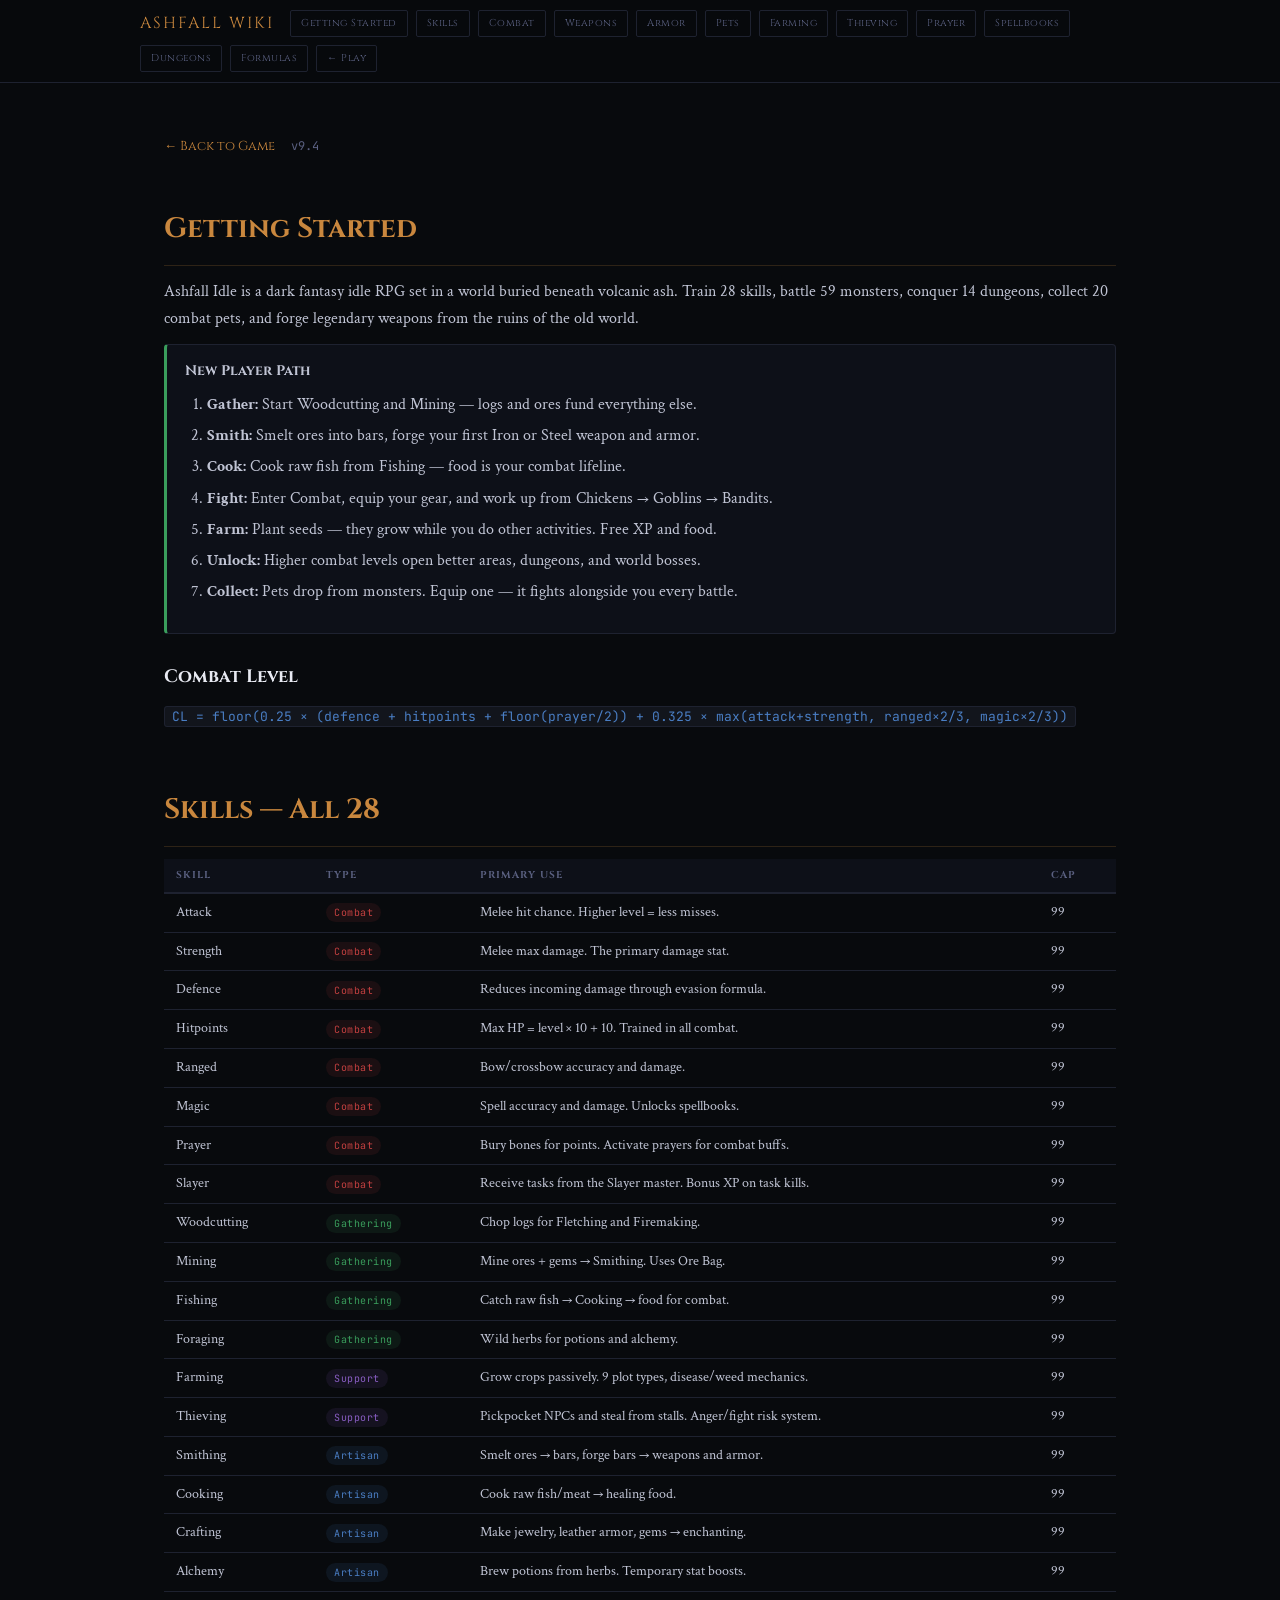
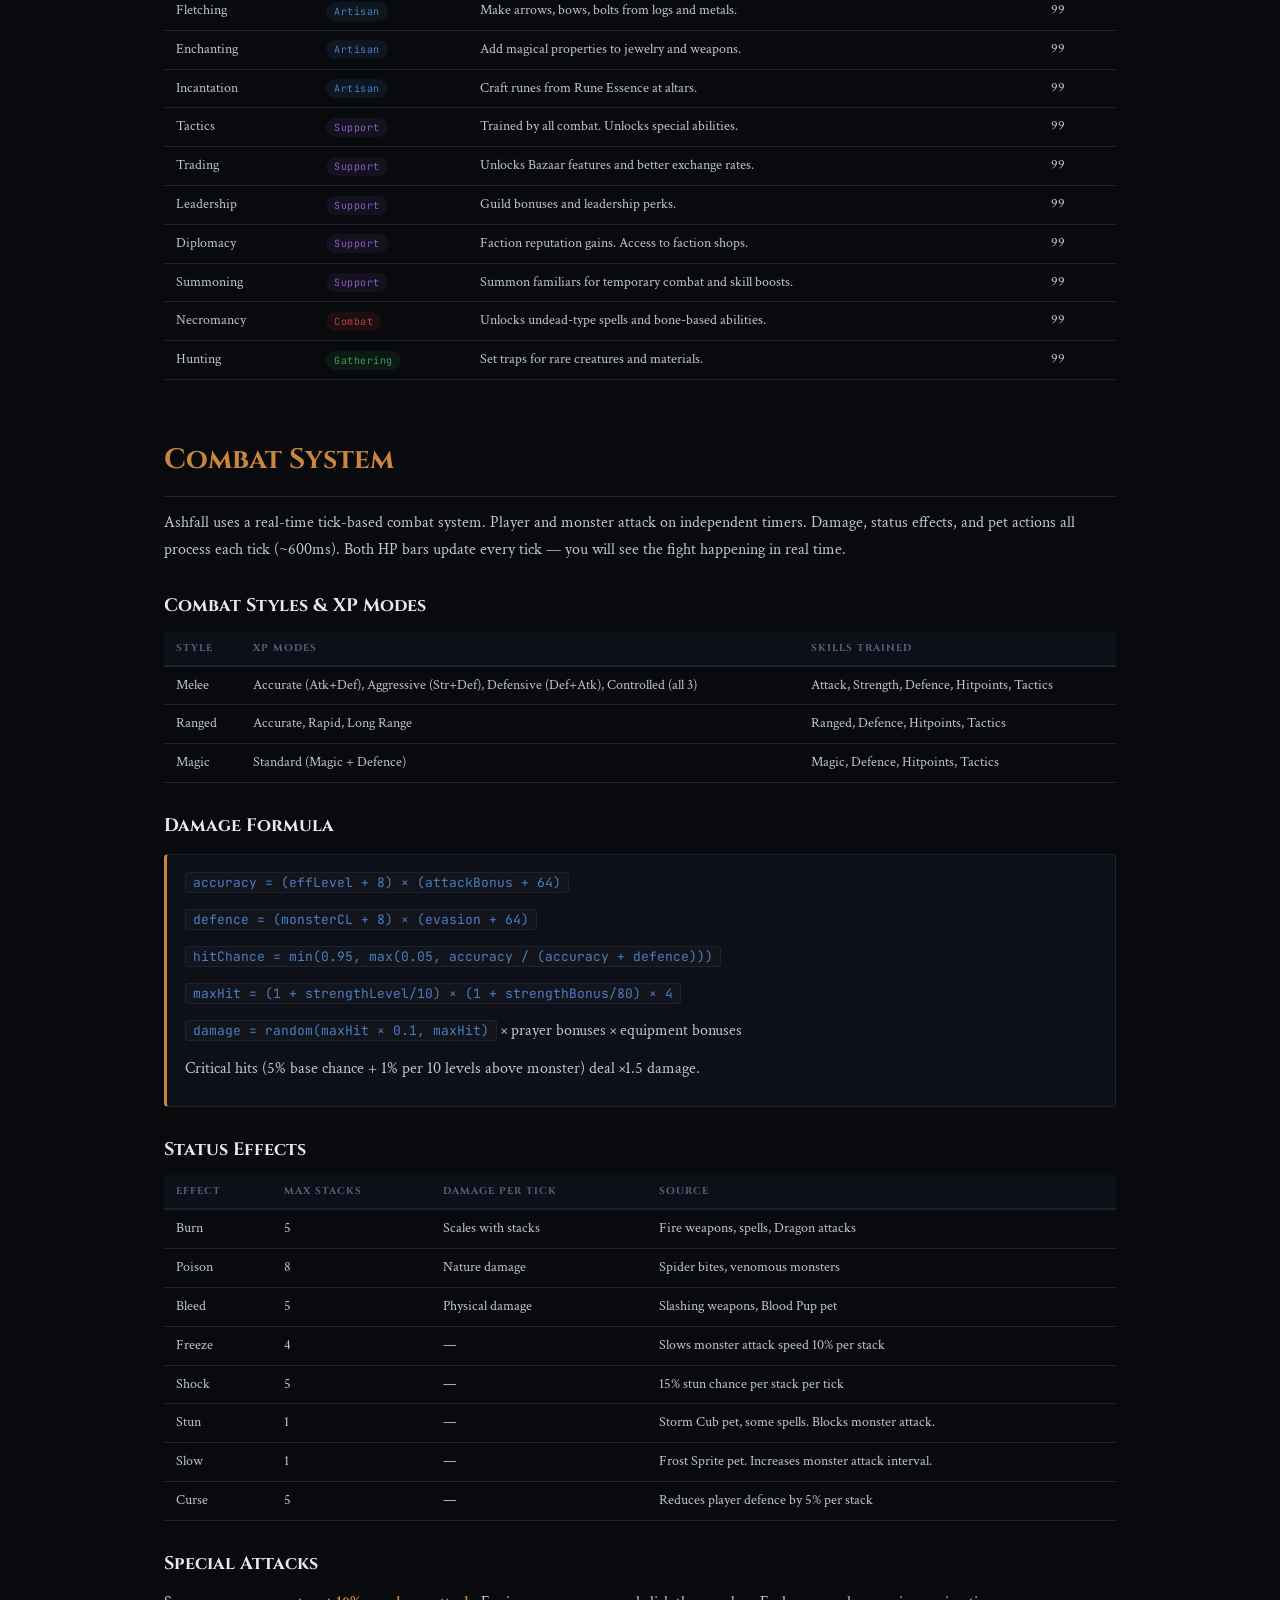
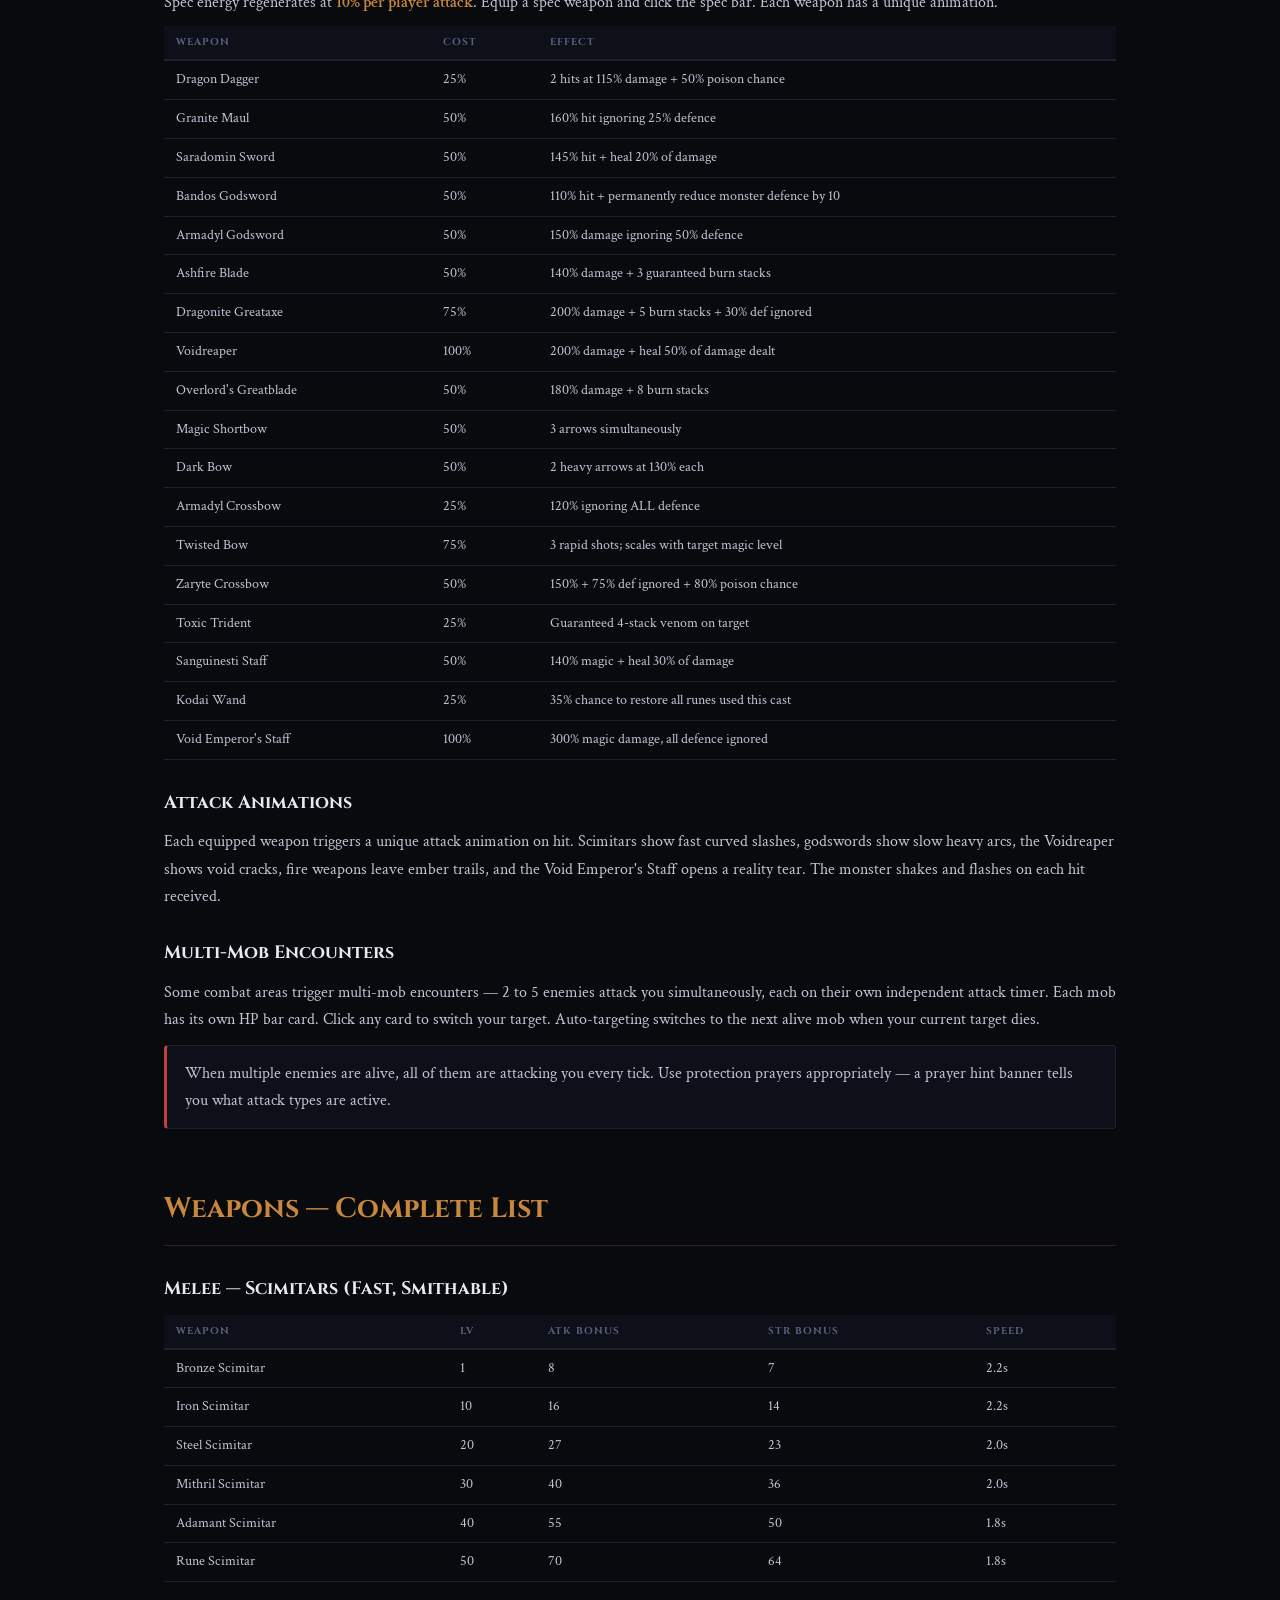
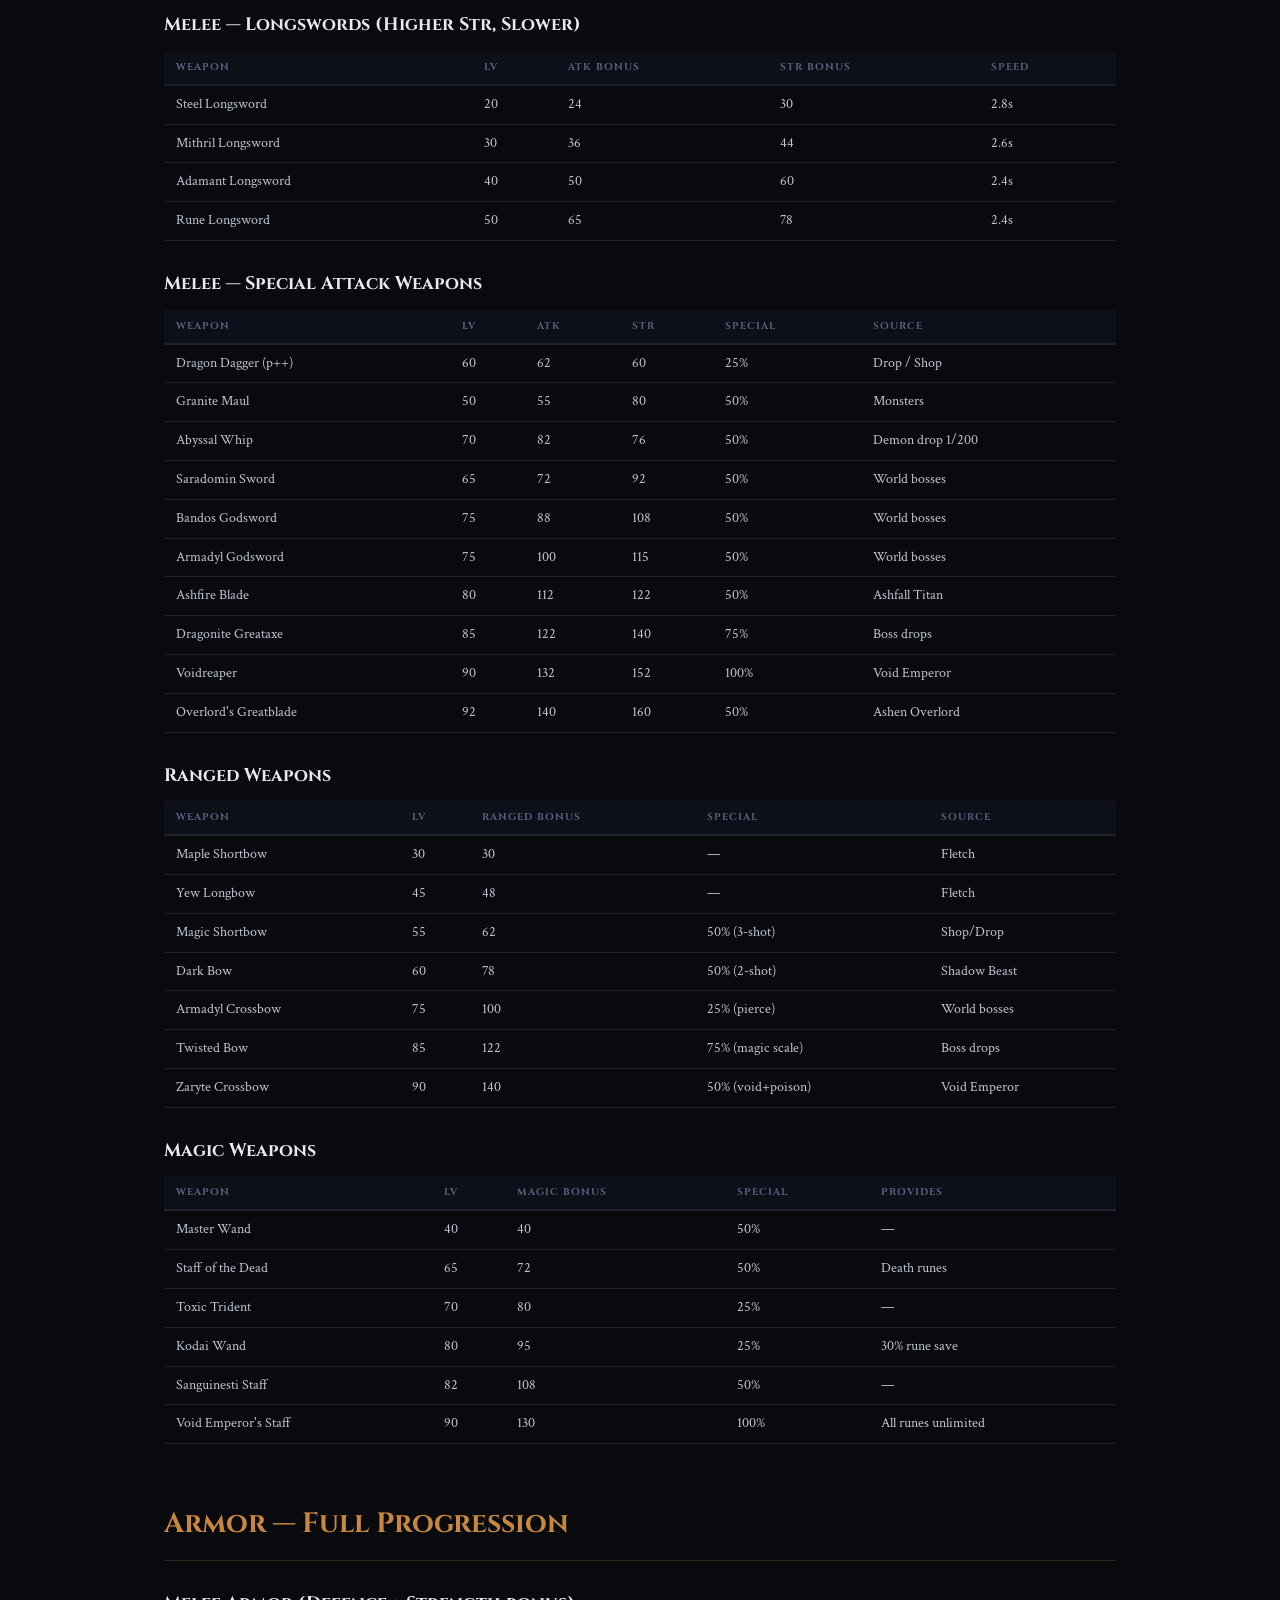
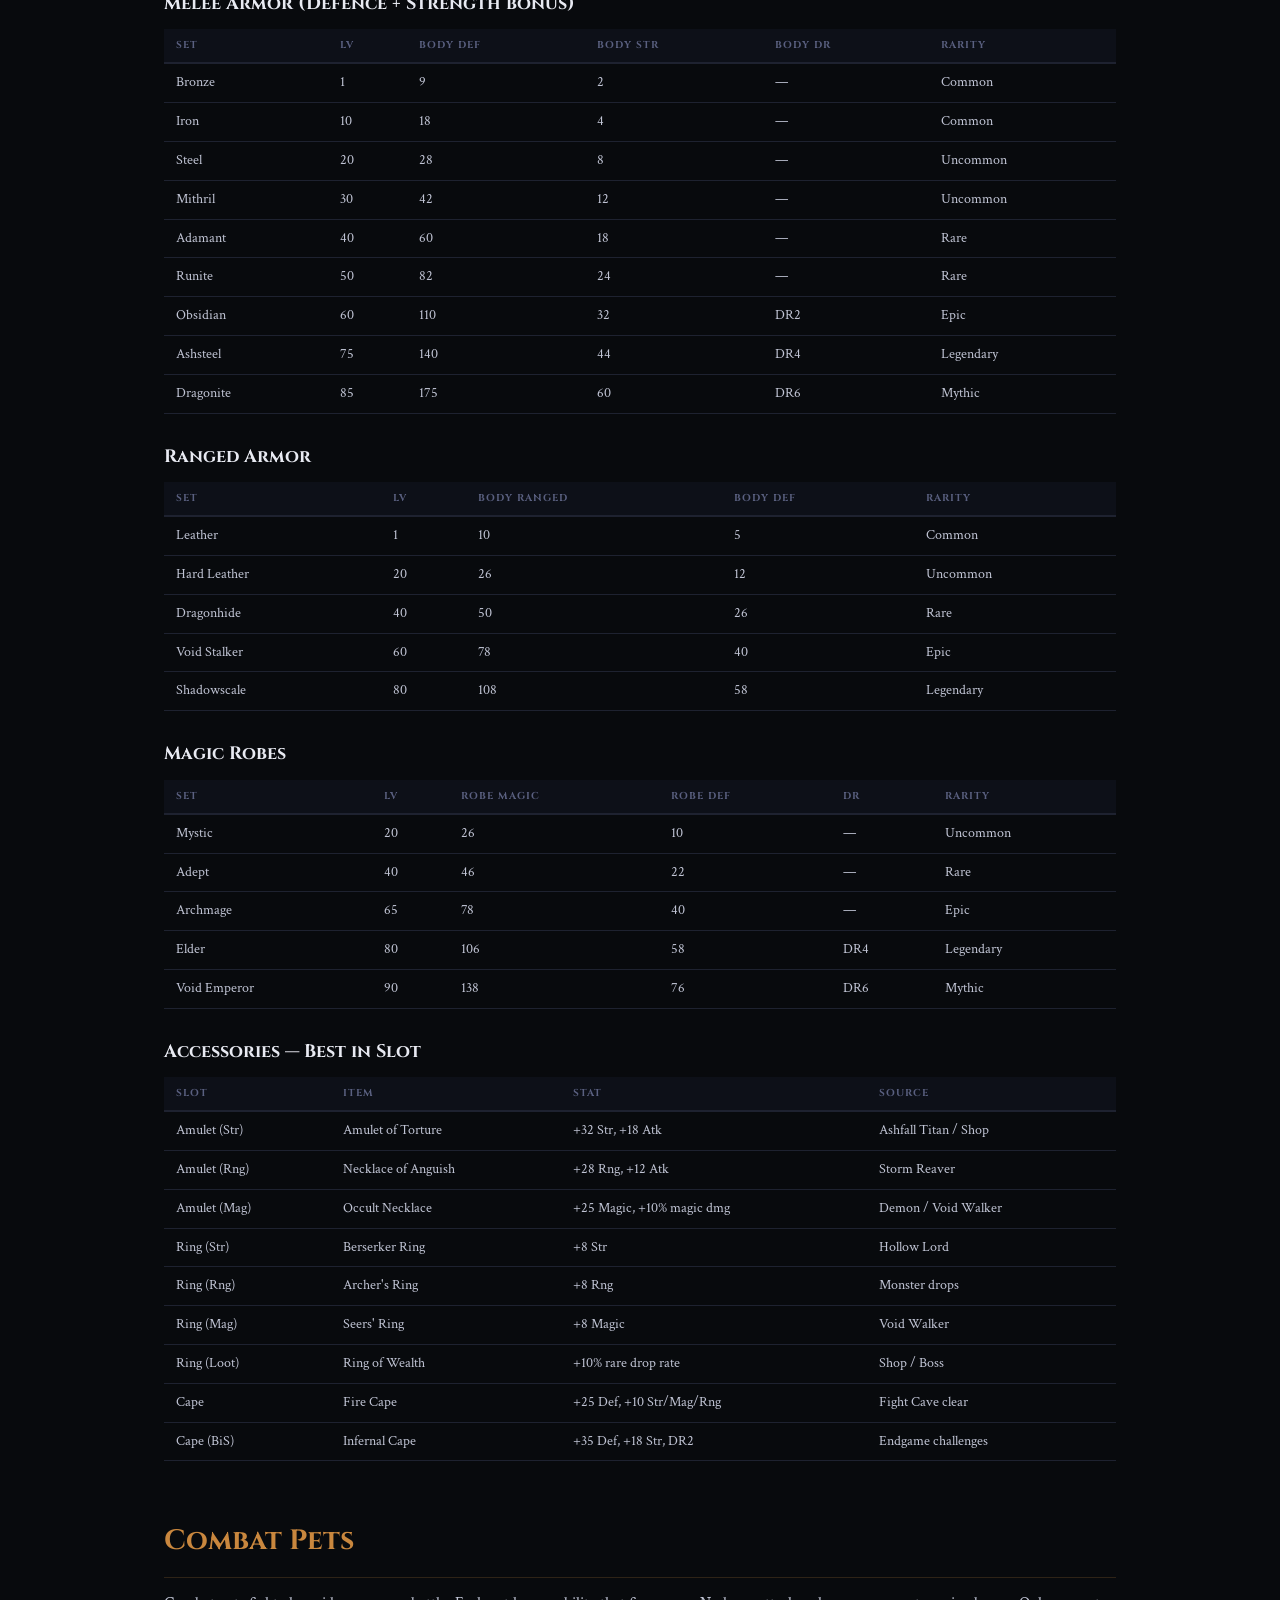
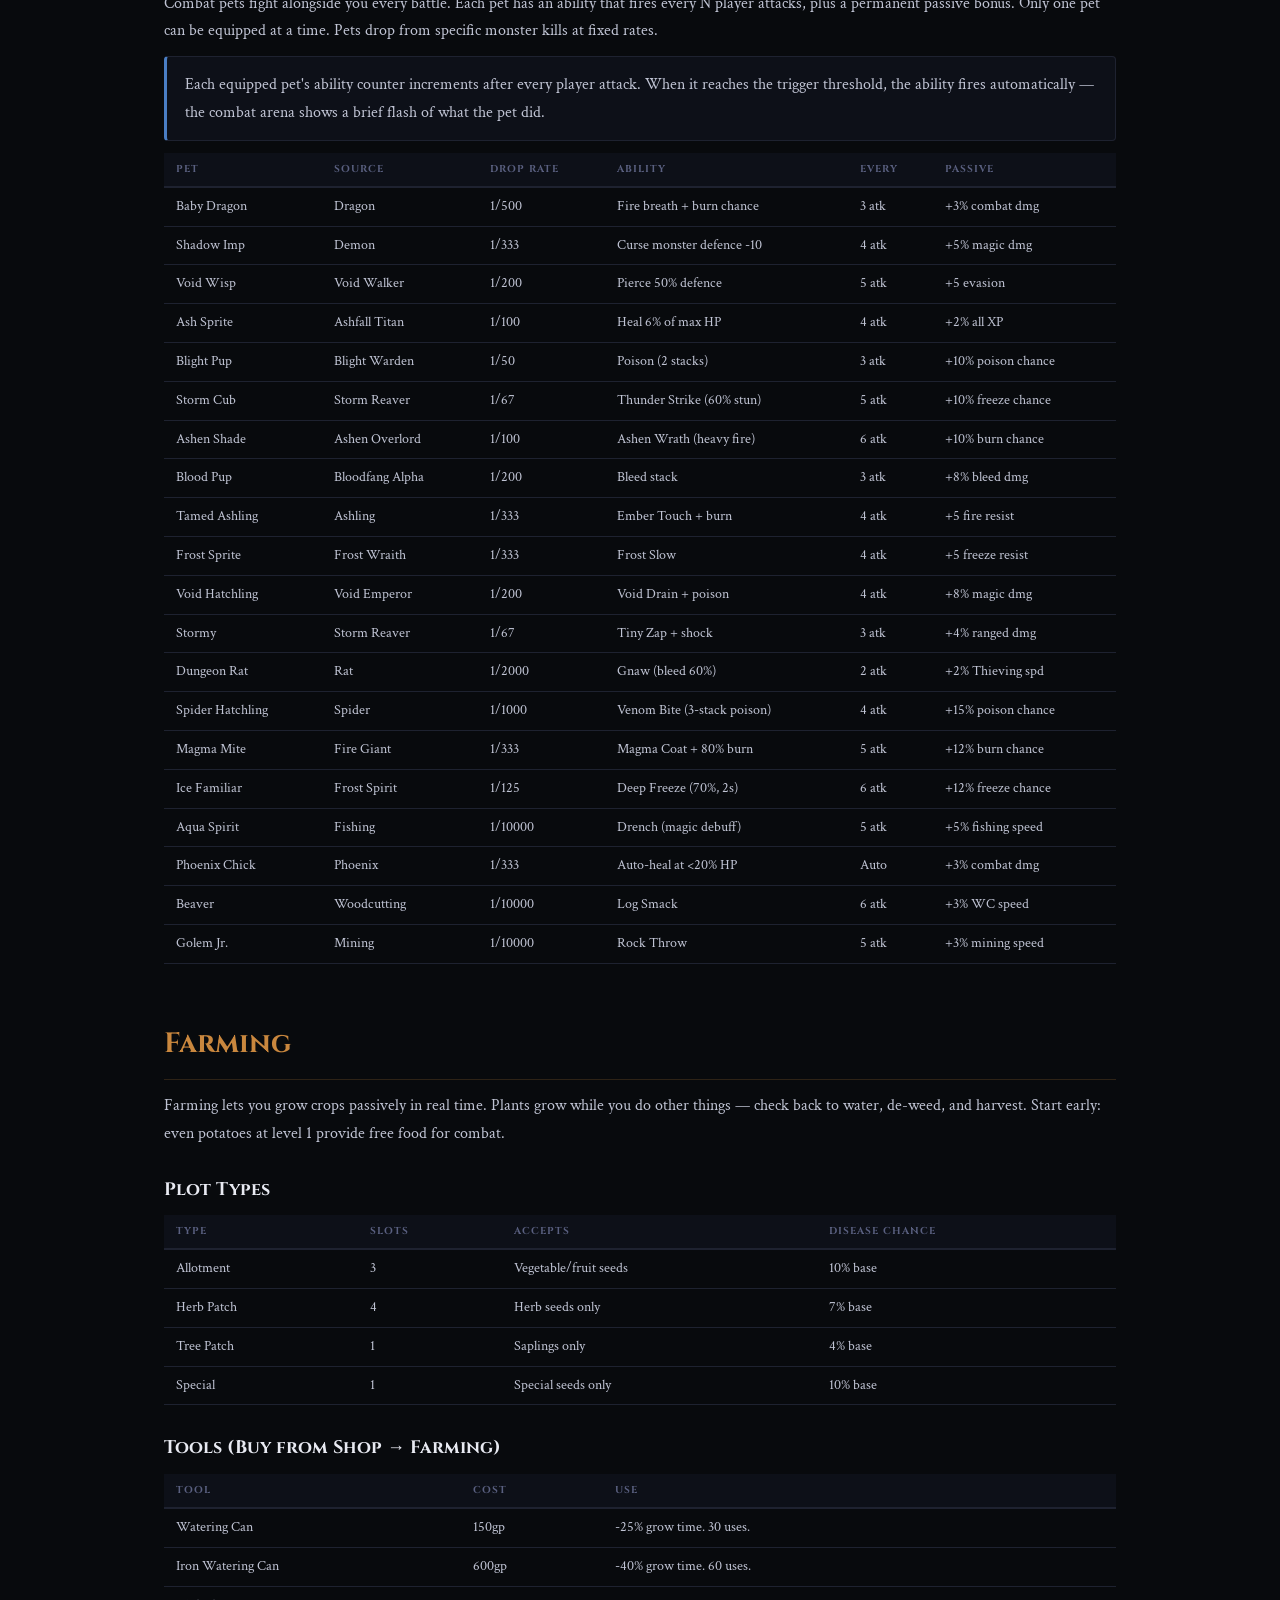
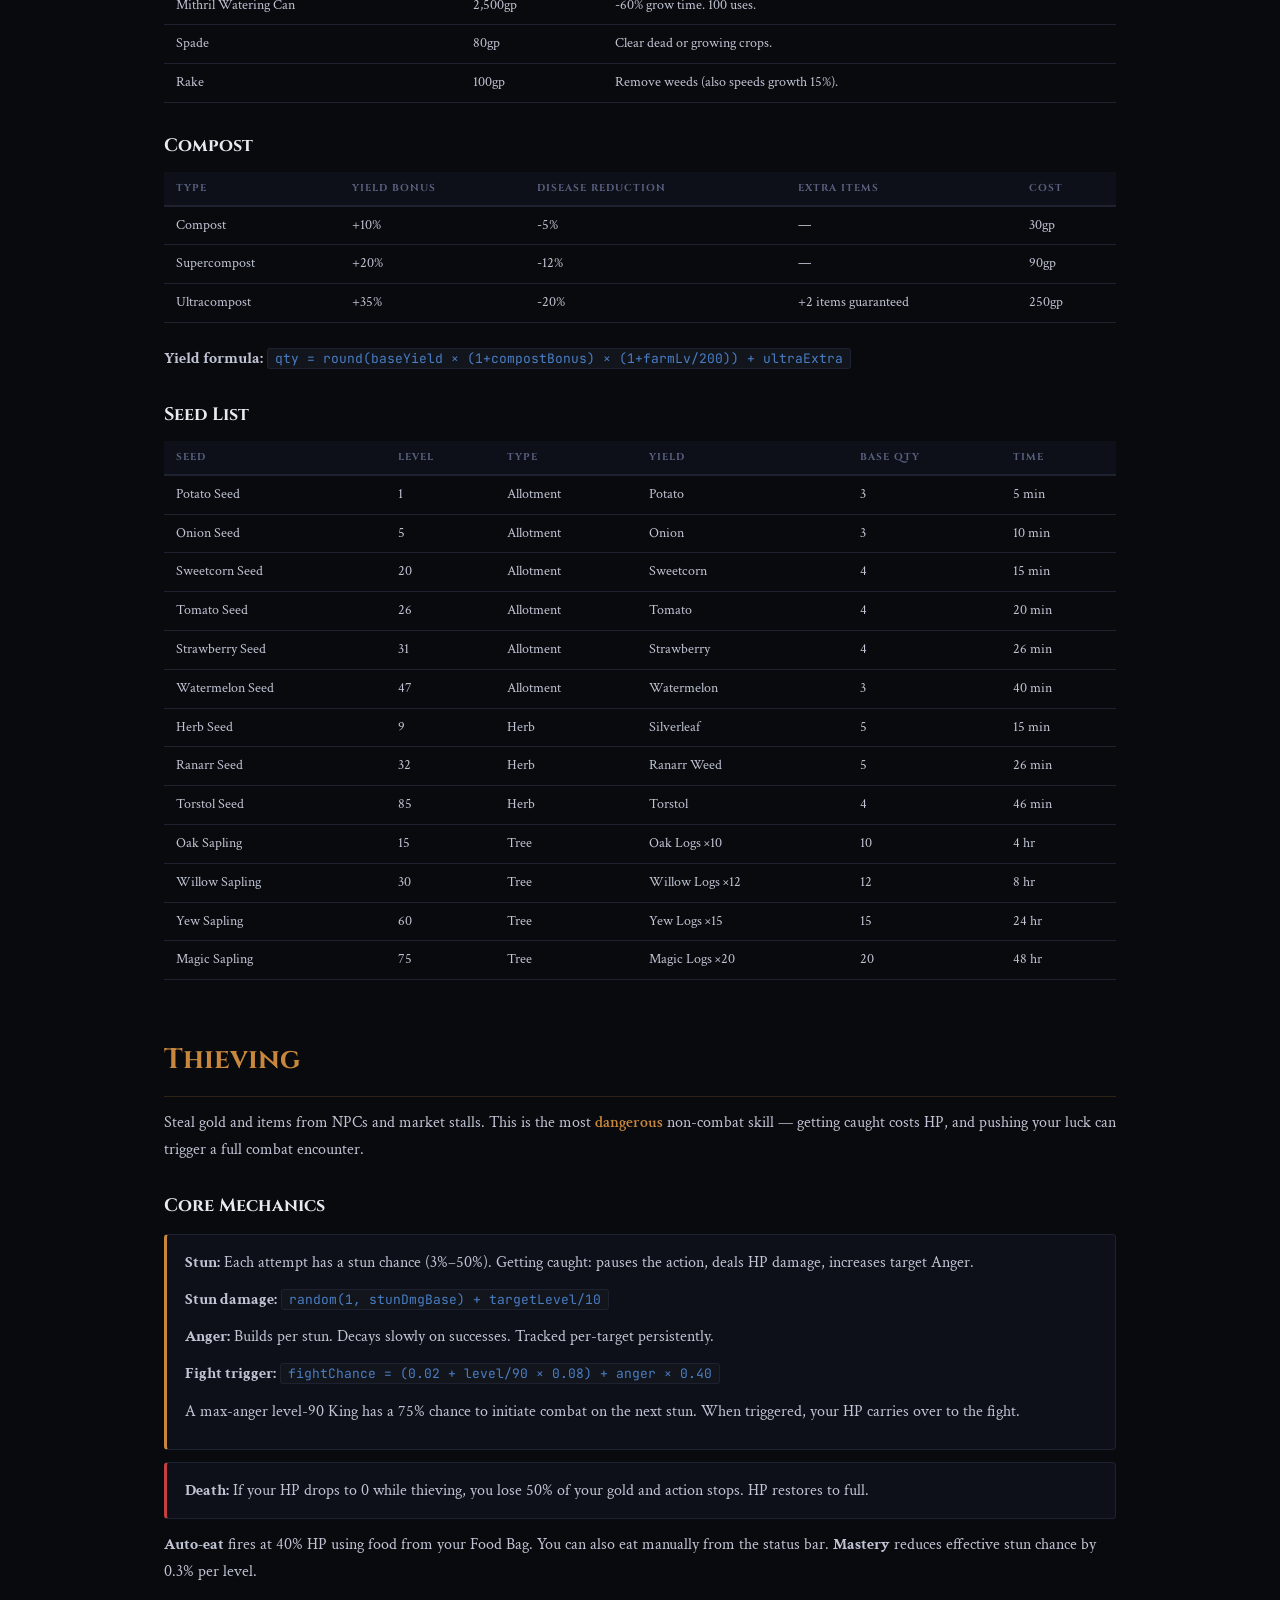
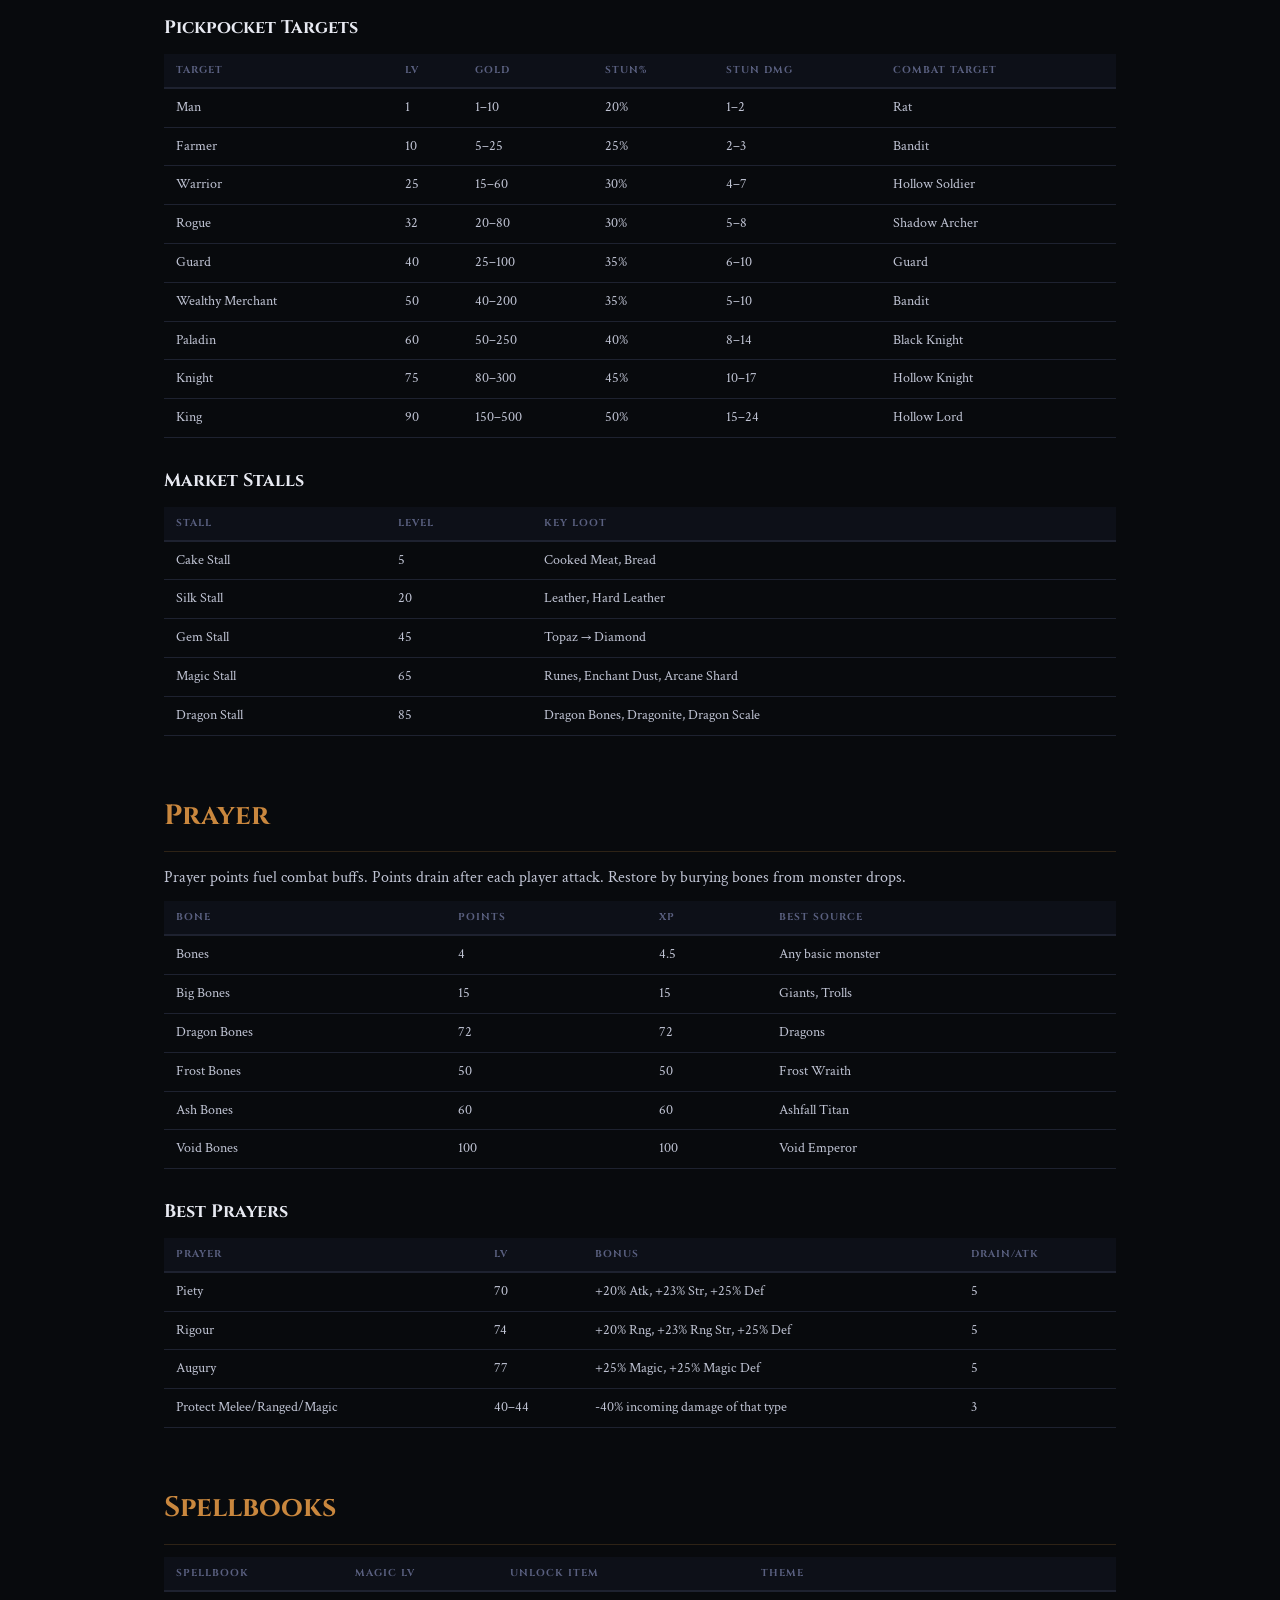
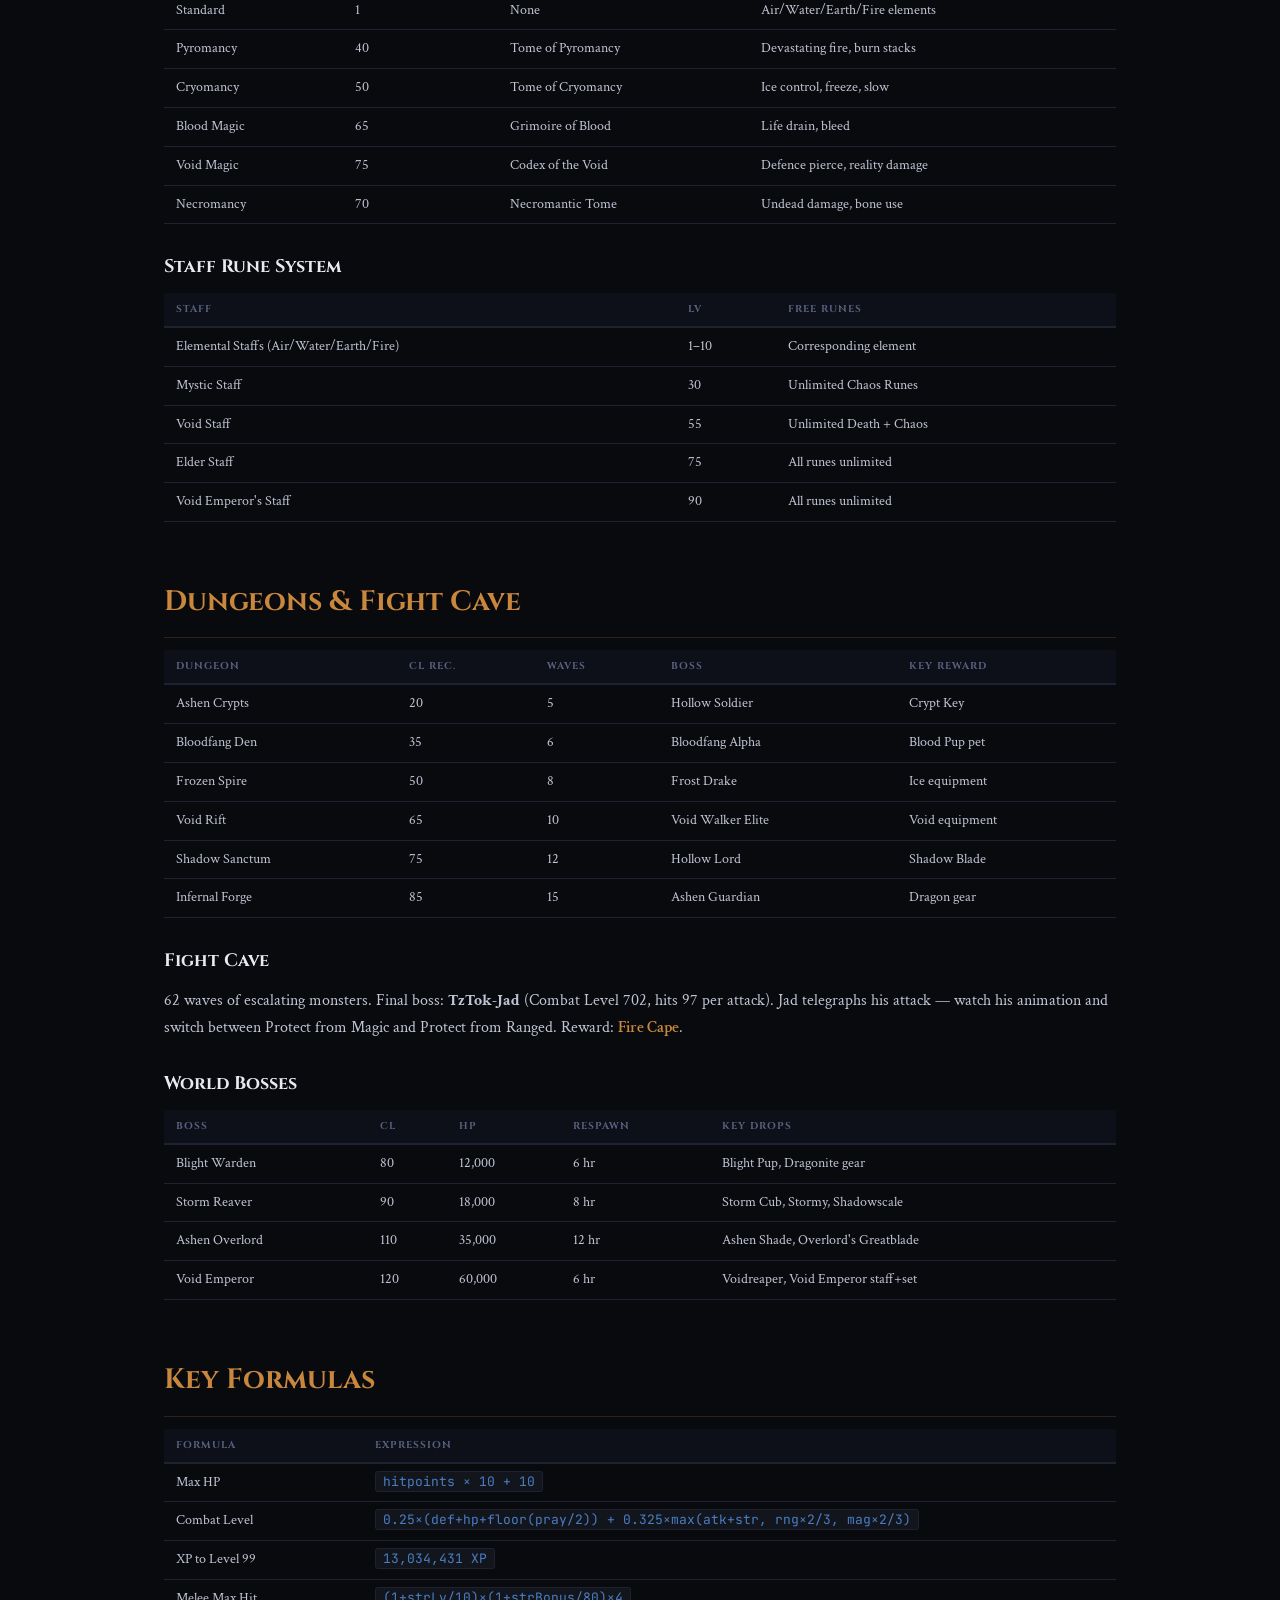
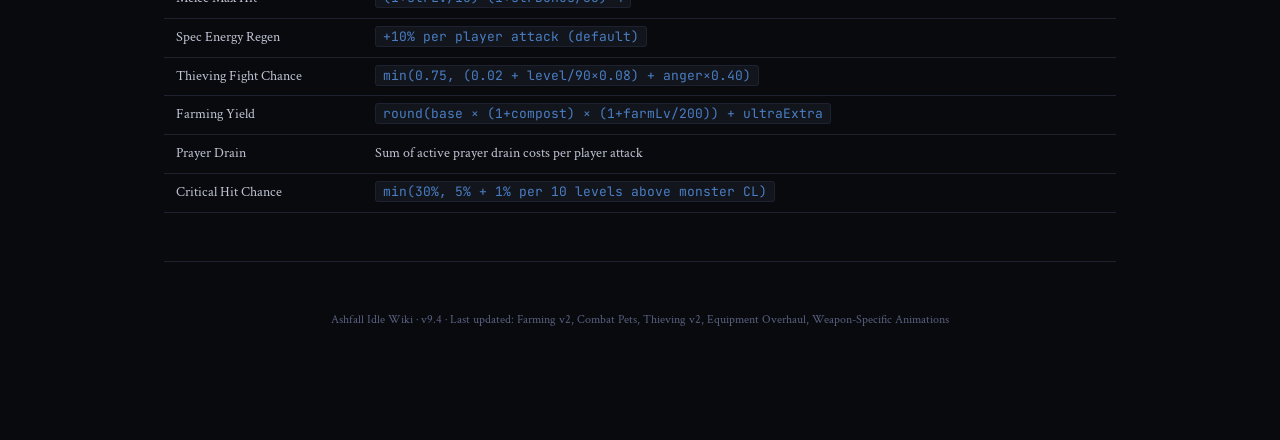
<file: wiki.html>
<!DOCTYPE html>
<html lang="en">
<head>
  <meta charset="UTF-8">
  <meta name="viewport" content="width=device-width, initial-scale=1.0">
  <title>Ashfall Idle — Wiki</title>
  <link href="https://fonts.googleapis.com/css2?family=Cinzel:wght@400;600;700&family=Crimson+Text:ital,wght@0,400;0,600;1,400&family=JetBrains+Mono:wght@400;500&display=swap" rel="stylesheet">
  <style>
    :root{--bg:#080a0d;--bg2:#0d1018;--bg3:#12151c;--border:#1e2230;--text:#c0c4d4;--dim:#5a6080;--bright:#e8eaf2;--accent:#c9873e;--green:#3a9e5c;--blue:#4a7ec4;--purple:#8a5ec4;--red:#c44040;--gold:#c4a83a}
    *{margin:0;padding:0;box-sizing:border-box}
    body{background:var(--bg);color:var(--text);font-family:'Crimson Text',Georgia,serif;font-size:16px;line-height:1.7}
    a{color:var(--accent);text-decoration:none}a:hover{text-decoration:underline}
    nav{position:sticky;top:0;z-index:100;background:rgba(8,10,13,0.97);backdrop-filter:blur(8px);border-bottom:1px solid var(--border);padding:0 24px}
    .nav-inner{max-width:1000px;margin:0 auto;display:flex;align-items:center;gap:8px;flex-wrap:wrap;padding:10px 0}
    .nav-logo{font-family:'Cinzel',serif;font-size:16px;color:var(--accent);letter-spacing:2px;margin-right:8px;white-space:nowrap}
    nav a{font-family:'Cinzel',serif;font-size:10px;color:var(--dim);padding:4px 10px;border:1px solid var(--border);border-radius:2px;transition:.15s;white-space:nowrap;letter-spacing:.5px}
    nav a:hover{color:var(--accent);border-color:rgba(201,135,62,.4);text-decoration:none}
    .wiki-body{max-width:1000px;margin:0 auto;padding:32px 24px 100px}
    h1{font-family:'Cinzel',serif;font-size:28px;color:var(--accent);margin:48px 0 12px;padding-top:8px;border-bottom:1px solid rgba(201,135,62,.2);padding-bottom:12px}
    h1:first-of-type{margin-top:20px}
    h2{font-family:'Cinzel',serif;font-size:18px;color:var(--bright);margin:28px 0 10px}
    h3{font-family:'Cinzel',serif;font-size:14px;color:var(--gold);margin:18px 0 7px}
    h4{font-family:'Cinzel',serif;font-size:12px;color:var(--blue);margin:12px 0 5px;text-transform:uppercase;letter-spacing:1px}
    p{margin-bottom:10px;color:var(--text)}
    ul,ol{margin:8px 0 14px 22px}
    li{margin-bottom:4px;color:var(--text)}
    table{width:100%;border-collapse:collapse;margin:10px 0 22px;font-size:14px}
    th{font-family:'Cinzel',serif;font-size:10px;text-transform:uppercase;letter-spacing:1px;color:var(--dim);text-align:left;padding:8px 12px;border-bottom:2px solid var(--border);background:var(--bg2)}
    td{padding:7px 12px;border-bottom:1px solid var(--border);vertical-align:top;font-size:14px}
    tr:hover td{background:rgba(201,135,62,.03)}
    .box{background:var(--bg2);border:1px solid var(--border);border-left:3px solid var(--accent);border-radius:4px;padding:14px 18px;margin:12px 0}
    .box.warn{border-left-color:var(--red)}
    .box.tip{border-left-color:var(--green)}
    .box.blue{border-left-color:var(--blue)}
    .box h3{margin-top:0;color:inherit}
    code{background:var(--bg3);border:1px solid var(--border);border-radius:3px;padding:1px 7px;font-family:'JetBrains Mono',monospace;font-size:13px;color:var(--blue)}
    .tag{display:inline-block;font-size:10px;padding:1px 8px;border-radius:10px;font-family:'JetBrains Mono',monospace;letter-spacing:.5px;vertical-align:middle}
    .tc{background:rgba(196,64,64,.1);color:var(--red)}
    .tg{background:rgba(58,158,92,.1);color:var(--green)}
    .ta{background:rgba(74,126,196,.1);color:var(--blue)}
    .ts{background:rgba(138,94,196,.1);color:var(--purple)}
    .hi{color:var(--accent);font-weight:600}
    .mono{font-family:'JetBrains Mono',monospace;font-size:13px}
    .back{color:var(--accent);display:inline-block;margin:20px 0;font-family:'Cinzel',serif;font-size:13px}
    .ver{color:var(--dim);font-size:12px;margin-left:12px;font-family:'JetBrains Mono',monospace}
    hr{border:none;border-top:1px solid var(--border);margin:48px 0}
    @media(max-width:640px){.wiki-body{padding:16px}}
  </style>
</head>
<body>
<nav>
  <div class="nav-inner">
    <span class="nav-logo">ASHFALL WIKI</span>
    <a href="#start">Getting Started</a>
    <a href="#skills">Skills</a>
    <a href="#combat">Combat</a>
    <a href="#weapons">Weapons</a>
    <a href="#armor">Armor</a>
    <a href="#pets">Pets</a>
    <a href="#farming">Farming</a>
    <a href="#thieving">Thieving</a>
    <a href="#prayer">Prayer</a>
    <a href="#spells">Spellbooks</a>
    <a href="#dungeons">Dungeons</a>
    <a href="#formulas">Formulas</a>
    <a href="./">← Play</a>
  </div>
</nav>

<div class="wiki-body">
<a class="back" href="./">← Back to Game</a>
<span class="ver">v9.4</span>

<!-- ════════════════════════════════════ -->
<h1 id="start">Getting Started</h1>
<p>Ashfall Idle is a dark fantasy idle RPG set in a world buried beneath volcanic ash. Train 28 skills, battle 59 monsters, conquer 14 dungeons, collect 20 combat pets, and forge legendary weapons from the ruins of the old world.</p>

<div class="box tip">
  <h3>New Player Path</h3>
  <ol>
    <li><strong>Gather:</strong> Start Woodcutting and Mining — logs and ores fund everything else.</li>
    <li><strong>Smith:</strong> Smelt ores into bars, forge your first Iron or Steel weapon and armor.</li>
    <li><strong>Cook:</strong> Cook raw fish from Fishing — food is your combat lifeline.</li>
    <li><strong>Fight:</strong> Enter Combat, equip your gear, and work up from Chickens → Goblins → Bandits.</li>
    <li><strong>Farm:</strong> Plant seeds — they grow while you do other activities. Free XP and food.</li>
    <li><strong>Unlock:</strong> Higher combat levels open better areas, dungeons, and world bosses.</li>
    <li><strong>Collect:</strong> Pets drop from monsters. Equip one — it fights alongside you every battle.</li>
  </ol>
</div>

<h2>Combat Level</h2>
<p><code>CL = floor(0.25 × (defence + hitpoints + floor(prayer/2)) + 0.325 × max(attack+strength, ranged×2/3, magic×2/3))</code></p>

<!-- ════════════════════════════════════ -->
<h1 id="skills">Skills — All 28</h1>
<table>
  <tr><th>Skill</th><th>Type</th><th>Primary Use</th><th>Cap</th></tr>
  <tr><td>Attack</td><td><span class="tag tc">Combat</span></td><td>Melee hit chance. Higher level = less misses.</td><td>99</td></tr>
  <tr><td>Strength</td><td><span class="tag tc">Combat</span></td><td>Melee max damage. The primary damage stat.</td><td>99</td></tr>
  <tr><td>Defence</td><td><span class="tag tc">Combat</span></td><td>Reduces incoming damage through evasion formula.</td><td>99</td></tr>
  <tr><td>Hitpoints</td><td><span class="tag tc">Combat</span></td><td>Max HP = level × 10 + 10. Trained in all combat.</td><td>99</td></tr>
  <tr><td>Ranged</td><td><span class="tag tc">Combat</span></td><td>Bow/crossbow accuracy and damage.</td><td>99</td></tr>
  <tr><td>Magic</td><td><span class="tag tc">Combat</span></td><td>Spell accuracy and damage. Unlocks spellbooks.</td><td>99</td></tr>
  <tr><td>Prayer</td><td><span class="tag tc">Combat</span></td><td>Bury bones for points. Activate prayers for combat buffs.</td><td>99</td></tr>
  <tr><td>Slayer</td><td><span class="tag tc">Combat</span></td><td>Receive tasks from the Slayer master. Bonus XP on task kills.</td><td>99</td></tr>
  <tr><td>Woodcutting</td><td><span class="tag tg">Gathering</span></td><td>Chop logs for Fletching and Firemaking.</td><td>99</td></tr>
  <tr><td>Mining</td><td><span class="tag tg">Gathering</span></td><td>Mine ores + gems → Smithing. Uses Ore Bag.</td><td>99</td></tr>
  <tr><td>Fishing</td><td><span class="tag tg">Gathering</span></td><td>Catch raw fish → Cooking → food for combat.</td><td>99</td></tr>
  <tr><td>Foraging</td><td><span class="tag tg">Gathering</span></td><td>Wild herbs for potions and alchemy.</td><td>99</td></tr>
  <tr><td>Farming</td><td><span class="tag ts">Support</span></td><td>Grow crops passively. 9 plot types, disease/weed mechanics.</td><td>99</td></tr>
  <tr><td>Thieving</td><td><span class="tag ts">Support</span></td><td>Pickpocket NPCs and steal from stalls. Anger/fight risk system.</td><td>99</td></tr>
  <tr><td>Smithing</td><td><span class="tag ta">Artisan</span></td><td>Smelt ores → bars, forge bars → weapons and armor.</td><td>99</td></tr>
  <tr><td>Cooking</td><td><span class="tag ta">Artisan</span></td><td>Cook raw fish/meat → healing food.</td><td>99</td></tr>
  <tr><td>Crafting</td><td><span class="tag ta">Artisan</span></td><td>Make jewelry, leather armor, gems → enchanting.</td><td>99</td></tr>
  <tr><td>Alchemy</td><td><span class="tag ta">Artisan</span></td><td>Brew potions from herbs. Temporary stat boosts.</td><td>99</td></tr>
  <tr><td>Fletching</td><td><span class="tag ta">Artisan</span></td><td>Make arrows, bows, bolts from logs and metals.</td><td>99</td></tr>
  <tr><td>Enchanting</td><td><span class="tag ta">Artisan</span></td><td>Add magical properties to jewelry and weapons.</td><td>99</td></tr>
  <tr><td>Incantation</td><td><span class="tag ta">Artisan</span></td><td>Craft runes from Rune Essence at altars.</td><td>99</td></tr>
  <tr><td>Tactics</td><td><span class="tag ts">Support</span></td><td>Trained by all combat. Unlocks special abilities.</td><td>99</td></tr>
  <tr><td>Trading</td><td><span class="tag ts">Support</span></td><td>Unlocks Bazaar features and better exchange rates.</td><td>99</td></tr>
  <tr><td>Leadership</td><td><span class="tag ts">Support</span></td><td>Guild bonuses and leadership perks.</td><td>99</td></tr>
  <tr><td>Diplomacy</td><td><span class="tag ts">Support</span></td><td>Faction reputation gains. Access to faction shops.</td><td>99</td></tr>
  <tr><td>Summoning</td><td><span class="tag ts">Support</span></td><td>Summon familiars for temporary combat and skill boosts.</td><td>99</td></tr>
  <tr><td>Necromancy</td><td><span class="tag tc">Combat</span></td><td>Unlocks undead-type spells and bone-based abilities.</td><td>99</td></tr>
  <tr><td>Hunting</td><td><span class="tag tg">Gathering</span></td><td>Set traps for rare creatures and materials.</td><td>99</td></tr>
</table>

<!-- ════════════════════════════════════ -->
<h1 id="combat">Combat System</h1>
<p>Ashfall uses a real-time tick-based combat system. Player and monster attack on independent timers. Damage, status effects, and pet actions all process each tick (~600ms). Both HP bars update every tick — you will see the fight happening in real time.</p>

<h2>Combat Styles & XP Modes</h2>
<table>
  <tr><th>Style</th><th>XP Modes</th><th>Skills Trained</th></tr>
  <tr><td>Melee</td><td>Accurate (Atk+Def), Aggressive (Str+Def), Defensive (Def+Atk), Controlled (all 3)</td><td>Attack, Strength, Defence, Hitpoints, Tactics</td></tr>
  <tr><td>Ranged</td><td>Accurate, Rapid, Long Range</td><td>Ranged, Defence, Hitpoints, Tactics</td></tr>
  <tr><td>Magic</td><td>Standard (Magic + Defence)</td><td>Magic, Defence, Hitpoints, Tactics</td></tr>
</table>

<h2>Damage Formula</h2>
<div class="box">
  <p><code>accuracy = (effLevel + 8) × (attackBonus + 64)</code></p>
  <p><code>defence  = (monsterCL + 8) × (evasion + 64)</code></p>
  <p><code>hitChance = min(0.95, max(0.05, accuracy / (accuracy + defence)))</code></p>
  <p><code>maxHit = (1 + strengthLevel/10) × (1 + strengthBonus/80) × 4</code></p>
  <p><code>damage = random(maxHit × 0.1, maxHit)</code> × prayer bonuses × equipment bonuses</p>
  <p>Critical hits (5% base chance + 1% per 10 levels above monster) deal ×1.5 damage.</p>
</div>

<h2>Status Effects</h2>
<table>
  <tr><th>Effect</th><th>Max Stacks</th><th>Damage Per Tick</th><th>Source</th></tr>
  <tr><td>Burn</td><td>5</td><td>Scales with stacks</td><td>Fire weapons, spells, Dragon attacks</td></tr>
  <tr><td>Poison</td><td>8</td><td>Nature damage</td><td>Spider bites, venomous monsters</td></tr>
  <tr><td>Bleed</td><td>5</td><td>Physical damage</td><td>Slashing weapons, Blood Pup pet</td></tr>
  <tr><td>Freeze</td><td>4</td><td>—</td><td>Slows monster attack speed 10% per stack</td></tr>
  <tr><td>Shock</td><td>5</td><td>—</td><td>15% stun chance per stack per tick</td></tr>
  <tr><td>Stun</td><td>1</td><td>—</td><td>Storm Cub pet, some spells. Blocks monster attack.</td></tr>
  <tr><td>Slow</td><td>1</td><td>—</td><td>Frost Sprite pet. Increases monster attack interval.</td></tr>
  <tr><td>Curse</td><td>5</td><td>—</td><td>Reduces player defence by 5% per stack</td></tr>
</table>

<h2>Special Attacks</h2>
<p>Spec energy regenerates at <span class="hi">10% per player attack</span>. Equip a spec weapon and click the spec bar. Each weapon has a unique animation.</p>
<table>
  <tr><th>Weapon</th><th>Cost</th><th>Effect</th></tr>
  <tr><td>Dragon Dagger</td><td>25%</td><td>2 hits at 115% damage + 50% poison chance</td></tr>
  <tr><td>Granite Maul</td><td>50%</td><td>160% hit ignoring 25% defence</td></tr>
  <tr><td>Saradomin Sword</td><td>50%</td><td>145% hit + heal 20% of damage</td></tr>
  <tr><td>Bandos Godsword</td><td>50%</td><td>110% hit + permanently reduce monster defence by 10</td></tr>
  <tr><td>Armadyl Godsword</td><td>50%</td><td>150% damage ignoring 50% defence</td></tr>
  <tr><td>Ashfire Blade</td><td>50%</td><td>140% damage + 3 guaranteed burn stacks</td></tr>
  <tr><td>Dragonite Greataxe</td><td>75%</td><td>200% damage + 5 burn stacks + 30% def ignored</td></tr>
  <tr><td>Voidreaper</td><td>100%</td><td>200% damage + heal 50% of damage dealt</td></tr>
  <tr><td>Overlord's Greatblade</td><td>50%</td><td>180% damage + 8 burn stacks</td></tr>
  <tr><td>Magic Shortbow</td><td>50%</td><td>3 arrows simultaneously</td></tr>
  <tr><td>Dark Bow</td><td>50%</td><td>2 heavy arrows at 130% each</td></tr>
  <tr><td>Armadyl Crossbow</td><td>25%</td><td>120% ignoring ALL defence</td></tr>
  <tr><td>Twisted Bow</td><td>75%</td><td>3 rapid shots; scales with target magic level</td></tr>
  <tr><td>Zaryte Crossbow</td><td>50%</td><td>150% + 75% def ignored + 80% poison chance</td></tr>
  <tr><td>Toxic Trident</td><td>25%</td><td>Guaranteed 4-stack venom on target</td></tr>
  <tr><td>Sanguinesti Staff</td><td>50%</td><td>140% magic + heal 30% of damage</td></tr>
  <tr><td>Kodai Wand</td><td>25%</td><td>35% chance to restore all runes used this cast</td></tr>
  <tr><td>Void Emperor's Staff</td><td>100%</td><td>300% magic damage, all defence ignored</td></tr>
</table>

<h2>Attack Animations</h2>
<p>Each equipped weapon triggers a unique attack animation on hit. Scimitars show fast curved slashes, godswords show slow heavy arcs, the Voidreaper shows void cracks, fire weapons leave ember trails, and the Void Emperor's Staff opens a reality tear. The monster shakes and flashes on each hit received.</p>

<h2>Multi-Mob Encounters</h2>
<p>Some combat areas trigger multi-mob encounters — 2 to 5 enemies attack you simultaneously, each on their own independent attack timer. Each mob has its own HP bar card. Click any card to switch your target. Auto-targeting switches to the next alive mob when your current target dies.</p>
<div class="box warn">When multiple enemies are alive, all of them are attacking you every tick. Use protection prayers appropriately — a prayer hint banner tells you what attack types are active.</div>

<!-- ════════════════════════════════════ -->
<h1 id="weapons">Weapons — Complete List</h1>

<h2>Melee — Scimitars (Fast, Smithable)</h2>
<table>
  <tr><th>Weapon</th><th>Lv</th><th>Atk Bonus</th><th>Str Bonus</th><th>Speed</th></tr>
  <tr><td>Bronze Scimitar</td><td>1</td><td>8</td><td>7</td><td>2.2s</td></tr>
  <tr><td>Iron Scimitar</td><td>10</td><td>16</td><td>14</td><td>2.2s</td></tr>
  <tr><td>Steel Scimitar</td><td>20</td><td>27</td><td>23</td><td>2.0s</td></tr>
  <tr><td>Mithril Scimitar</td><td>30</td><td>40</td><td>36</td><td>2.0s</td></tr>
  <tr><td>Adamant Scimitar</td><td>40</td><td>55</td><td>50</td><td>1.8s</td></tr>
  <tr><td>Rune Scimitar</td><td>50</td><td>70</td><td>64</td><td>1.8s</td></tr>
</table>

<h2>Melee — Longswords (Higher Str, Slower)</h2>
<table>
  <tr><th>Weapon</th><th>Lv</th><th>Atk Bonus</th><th>Str Bonus</th><th>Speed</th></tr>
  <tr><td>Steel Longsword</td><td>20</td><td>24</td><td>30</td><td>2.8s</td></tr>
  <tr><td>Mithril Longsword</td><td>30</td><td>36</td><td>44</td><td>2.6s</td></tr>
  <tr><td>Adamant Longsword</td><td>40</td><td>50</td><td>60</td><td>2.4s</td></tr>
  <tr><td>Rune Longsword</td><td>50</td><td>65</td><td>78</td><td>2.4s</td></tr>
</table>

<h2>Melee — Special Attack Weapons</h2>
<table>
  <tr><th>Weapon</th><th>Lv</th><th>Atk</th><th>Str</th><th>Special</th><th>Source</th></tr>
  <tr><td>Dragon Dagger (p++)</td><td>60</td><td>62</td><td>60</td><td>25%</td><td>Drop / Shop</td></tr>
  <tr><td>Granite Maul</td><td>50</td><td>55</td><td>80</td><td>50%</td><td>Monsters</td></tr>
  <tr><td>Abyssal Whip</td><td>70</td><td>82</td><td>76</td><td>50%</td><td>Demon drop 1/200</td></tr>
  <tr><td>Saradomin Sword</td><td>65</td><td>72</td><td>92</td><td>50%</td><td>World bosses</td></tr>
  <tr><td>Bandos Godsword</td><td>75</td><td>88</td><td>108</td><td>50%</td><td>World bosses</td></tr>
  <tr><td>Armadyl Godsword</td><td>75</td><td>100</td><td>115</td><td>50%</td><td>World bosses</td></tr>
  <tr><td>Ashfire Blade</td><td>80</td><td>112</td><td>122</td><td>50%</td><td>Ashfall Titan</td></tr>
  <tr><td>Dragonite Greataxe</td><td>85</td><td>122</td><td>140</td><td>75%</td><td>Boss drops</td></tr>
  <tr><td>Voidreaper</td><td>90</td><td>132</td><td>152</td><td>100%</td><td>Void Emperor</td></tr>
  <tr><td>Overlord's Greatblade</td><td>92</td><td>140</td><td>160</td><td>50%</td><td>Ashen Overlord</td></tr>
</table>

<h2>Ranged Weapons</h2>
<table>
  <tr><th>Weapon</th><th>Lv</th><th>Ranged Bonus</th><th>Special</th><th>Source</th></tr>
  <tr><td>Maple Shortbow</td><td>30</td><td>30</td><td>—</td><td>Fletch</td></tr>
  <tr><td>Yew Longbow</td><td>45</td><td>48</td><td>—</td><td>Fletch</td></tr>
  <tr><td>Magic Shortbow</td><td>55</td><td>62</td><td>50% (3-shot)</td><td>Shop/Drop</td></tr>
  <tr><td>Dark Bow</td><td>60</td><td>78</td><td>50% (2-shot)</td><td>Shadow Beast</td></tr>
  <tr><td>Armadyl Crossbow</td><td>75</td><td>100</td><td>25% (pierce)</td><td>World bosses</td></tr>
  <tr><td>Twisted Bow</td><td>85</td><td>122</td><td>75% (magic scale)</td><td>Boss drops</td></tr>
  <tr><td>Zaryte Crossbow</td><td>90</td><td>140</td><td>50% (void+poison)</td><td>Void Emperor</td></tr>
</table>

<h2>Magic Weapons</h2>
<table>
  <tr><th>Weapon</th><th>Lv</th><th>Magic Bonus</th><th>Special</th><th>Provides</th></tr>
  <tr><td>Master Wand</td><td>40</td><td>40</td><td>50%</td><td>—</td></tr>
  <tr><td>Staff of the Dead</td><td>65</td><td>72</td><td>50%</td><td>Death runes</td></tr>
  <tr><td>Toxic Trident</td><td>70</td><td>80</td><td>25%</td><td>—</td></tr>
  <tr><td>Kodai Wand</td><td>80</td><td>95</td><td>25%</td><td>30% rune save</td></tr>
  <tr><td>Sanguinesti Staff</td><td>82</td><td>108</td><td>50%</td><td>—</td></tr>
  <tr><td>Void Emperor's Staff</td><td>90</td><td>130</td><td>100%</td><td>All runes unlimited</td></tr>
</table>

<!-- ════════════════════════════════════ -->
<h1 id="armor">Armor — Full Progression</h1>

<h2>Melee Armor (Defence + Strength bonus)</h2>
<table>
  <tr><th>Set</th><th>Lv</th><th>Body Def</th><th>Body Str</th><th>Body DR</th><th>Rarity</th></tr>
  <tr><td>Bronze</td><td>1</td><td>9</td><td>2</td><td>—</td><td>Common</td></tr>
  <tr><td>Iron</td><td>10</td><td>18</td><td>4</td><td>—</td><td>Common</td></tr>
  <tr><td>Steel</td><td>20</td><td>28</td><td>8</td><td>—</td><td>Uncommon</td></tr>
  <tr><td>Mithril</td><td>30</td><td>42</td><td>12</td><td>—</td><td>Uncommon</td></tr>
  <tr><td>Adamant</td><td>40</td><td>60</td><td>18</td><td>—</td><td>Rare</td></tr>
  <tr><td>Runite</td><td>50</td><td>82</td><td>24</td><td>—</td><td>Rare</td></tr>
  <tr><td>Obsidian</td><td>60</td><td>110</td><td>32</td><td>DR2</td><td>Epic</td></tr>
  <tr><td>Ashsteel</td><td>75</td><td>140</td><td>44</td><td>DR4</td><td>Legendary</td></tr>
  <tr><td>Dragonite</td><td>85</td><td>175</td><td>60</td><td>DR6</td><td>Mythic</td></tr>
</table>

<h2>Ranged Armor</h2>
<table>
  <tr><th>Set</th><th>Lv</th><th>Body Ranged</th><th>Body Def</th><th>Rarity</th></tr>
  <tr><td>Leather</td><td>1</td><td>10</td><td>5</td><td>Common</td></tr>
  <tr><td>Hard Leather</td><td>20</td><td>26</td><td>12</td><td>Uncommon</td></tr>
  <tr><td>Dragonhide</td><td>40</td><td>50</td><td>26</td><td>Rare</td></tr>
  <tr><td>Void Stalker</td><td>60</td><td>78</td><td>40</td><td>Epic</td></tr>
  <tr><td>Shadowscale</td><td>80</td><td>108</td><td>58</td><td>Legendary</td></tr>
</table>

<h2>Magic Robes</h2>
<table>
  <tr><th>Set</th><th>Lv</th><th>Robe Magic</th><th>Robe Def</th><th>DR</th><th>Rarity</th></tr>
  <tr><td>Mystic</td><td>20</td><td>26</td><td>10</td><td>—</td><td>Uncommon</td></tr>
  <tr><td>Adept</td><td>40</td><td>46</td><td>22</td><td>—</td><td>Rare</td></tr>
  <tr><td>Archmage</td><td>65</td><td>78</td><td>40</td><td>—</td><td>Epic</td></tr>
  <tr><td>Elder</td><td>80</td><td>106</td><td>58</td><td>DR4</td><td>Legendary</td></tr>
  <tr><td>Void Emperor</td><td>90</td><td>138</td><td>76</td><td>DR6</td><td>Mythic</td></tr>
</table>

<h2>Accessories — Best in Slot</h2>
<table>
  <tr><th>Slot</th><th>Item</th><th>Stat</th><th>Source</th></tr>
  <tr><td>Amulet (Str)</td><td>Amulet of Torture</td><td>+32 Str, +18 Atk</td><td>Ashfall Titan / Shop</td></tr>
  <tr><td>Amulet (Rng)</td><td>Necklace of Anguish</td><td>+28 Rng, +12 Atk</td><td>Storm Reaver</td></tr>
  <tr><td>Amulet (Mag)</td><td>Occult Necklace</td><td>+25 Magic, +10% magic dmg</td><td>Demon / Void Walker</td></tr>
  <tr><td>Ring (Str)</td><td>Berserker Ring</td><td>+8 Str</td><td>Hollow Lord</td></tr>
  <tr><td>Ring (Rng)</td><td>Archer's Ring</td><td>+8 Rng</td><td>Monster drops</td></tr>
  <tr><td>Ring (Mag)</td><td>Seers' Ring</td><td>+8 Magic</td><td>Void Walker</td></tr>
  <tr><td>Ring (Loot)</td><td>Ring of Wealth</td><td>+10% rare drop rate</td><td>Shop / Boss</td></tr>
  <tr><td>Cape</td><td>Fire Cape</td><td>+25 Def, +10 Str/Mag/Rng</td><td>Fight Cave clear</td></tr>
  <tr><td>Cape (BiS)</td><td>Infernal Cape</td><td>+35 Def, +18 Str, DR2</td><td>Endgame challenges</td></tr>
</table>

<!-- ════════════════════════════════════ -->
<h1 id="pets">Combat Pets</h1>
<p>Combat pets fight alongside you every battle. Each pet has an ability that fires every N player attacks, plus a permanent passive bonus. Only one pet can be equipped at a time. Pets drop from specific monster kills at fixed rates.</p>

<div class="box blue">Each equipped pet's ability counter increments after every player attack. When it reaches the trigger threshold, the ability fires automatically — the combat arena shows a brief flash of what the pet did.</div>

<table>
  <tr><th>Pet</th><th>Source</th><th>Drop Rate</th><th>Ability</th><th>Every</th><th>Passive</th></tr>
  <tr><td>Baby Dragon</td><td>Dragon</td><td>1/500</td><td>Fire breath + burn chance</td><td>3 atk</td><td>+3% combat dmg</td></tr>
  <tr><td>Shadow Imp</td><td>Demon</td><td>1/333</td><td>Curse monster defence -10</td><td>4 atk</td><td>+5% magic dmg</td></tr>
  <tr><td>Void Wisp</td><td>Void Walker</td><td>1/200</td><td>Pierce 50% defence</td><td>5 atk</td><td>+5 evasion</td></tr>
  <tr><td>Ash Sprite</td><td>Ashfall Titan</td><td>1/100</td><td>Heal 6% of max HP</td><td>4 atk</td><td>+2% all XP</td></tr>
  <tr><td>Blight Pup</td><td>Blight Warden</td><td>1/50</td><td>Poison (2 stacks)</td><td>3 atk</td><td>+10% poison chance</td></tr>
  <tr><td>Storm Cub</td><td>Storm Reaver</td><td>1/67</td><td>Thunder Strike (60% stun)</td><td>5 atk</td><td>+10% freeze chance</td></tr>
  <tr><td>Ashen Shade</td><td>Ashen Overlord</td><td>1/100</td><td>Ashen Wrath (heavy fire)</td><td>6 atk</td><td>+10% burn chance</td></tr>
  <tr><td>Blood Pup</td><td>Bloodfang Alpha</td><td>1/200</td><td>Bleed stack</td><td>3 atk</td><td>+8% bleed dmg</td></tr>
  <tr><td>Tamed Ashling</td><td>Ashling</td><td>1/333</td><td>Ember Touch + burn</td><td>4 atk</td><td>+5 fire resist</td></tr>
  <tr><td>Frost Sprite</td><td>Frost Wraith</td><td>1/333</td><td>Frost Slow</td><td>4 atk</td><td>+5 freeze resist</td></tr>
  <tr><td>Void Hatchling</td><td>Void Emperor</td><td>1/200</td><td>Void Drain + poison</td><td>4 atk</td><td>+8% magic dmg</td></tr>
  <tr><td>Stormy</td><td>Storm Reaver</td><td>1/67</td><td>Tiny Zap + shock</td><td>3 atk</td><td>+4% ranged dmg</td></tr>
  <tr><td>Dungeon Rat</td><td>Rat</td><td>1/2000</td><td>Gnaw (bleed 60%)</td><td>2 atk</td><td>+2% Thieving spd</td></tr>
  <tr><td>Spider Hatchling</td><td>Spider</td><td>1/1000</td><td>Venom Bite (3-stack poison)</td><td>4 atk</td><td>+15% poison chance</td></tr>
  <tr><td>Magma Mite</td><td>Fire Giant</td><td>1/333</td><td>Magma Coat + 80% burn</td><td>5 atk</td><td>+12% burn chance</td></tr>
  <tr><td>Ice Familiar</td><td>Frost Spirit</td><td>1/125</td><td>Deep Freeze (70%, 2s)</td><td>6 atk</td><td>+12% freeze chance</td></tr>
  <tr><td>Aqua Spirit</td><td>Fishing</td><td>1/10000</td><td>Drench (magic debuff)</td><td>5 atk</td><td>+5% fishing speed</td></tr>
  <tr><td>Phoenix Chick</td><td>Phoenix</td><td>1/333</td><td>Auto-heal at &lt;20% HP</td><td>Auto</td><td>+3% combat dmg</td></tr>
  <tr><td>Beaver</td><td>Woodcutting</td><td>1/10000</td><td>Log Smack</td><td>6 atk</td><td>+3% WC speed</td></tr>
  <tr><td>Golem Jr.</td><td>Mining</td><td>1/10000</td><td>Rock Throw</td><td>5 atk</td><td>+3% mining speed</td></tr>
</table>

<!-- ════════════════════════════════════ -->
<h1 id="farming">Farming</h1>
<p>Farming lets you grow crops passively in real time. Plants grow while you do other things — check back to water, de-weed, and harvest. Start early: even potatoes at level 1 provide free food for combat.</p>

<h2>Plot Types</h2>
<table>
  <tr><th>Type</th><th>Slots</th><th>Accepts</th><th>Disease Chance</th></tr>
  <tr><td>Allotment</td><td>3</td><td>Vegetable/fruit seeds</td><td>10% base</td></tr>
  <tr><td>Herb Patch</td><td>4</td><td>Herb seeds only</td><td>7% base</td></tr>
  <tr><td>Tree Patch</td><td>1</td><td>Saplings only</td><td>4% base</td></tr>
  <tr><td>Special</td><td>1</td><td>Special seeds only</td><td>10% base</td></tr>
</table>

<h2>Tools (Buy from Shop → Farming)</h2>
<table>
  <tr><th>Tool</th><th>Cost</th><th>Use</th></tr>
  <tr><td>Watering Can</td><td>150gp</td><td>-25% grow time. 30 uses.</td></tr>
  <tr><td>Iron Watering Can</td><td>600gp</td><td>-40% grow time. 60 uses.</td></tr>
  <tr><td>Mithril Watering Can</td><td>2,500gp</td><td>-60% grow time. 100 uses.</td></tr>
  <tr><td>Spade</td><td>80gp</td><td>Clear dead or growing crops.</td></tr>
  <tr><td>Rake</td><td>100gp</td><td>Remove weeds (also speeds growth 15%).</td></tr>
</table>

<h2>Compost</h2>
<table>
  <tr><th>Type</th><th>Yield Bonus</th><th>Disease Reduction</th><th>Extra Items</th><th>Cost</th></tr>
  <tr><td>Compost</td><td>+10%</td><td>-5%</td><td>—</td><td>30gp</td></tr>
  <tr><td>Supercompost</td><td>+20%</td><td>-12%</td><td>—</td><td>90gp</td></tr>
  <tr><td>Ultracompost</td><td>+35%</td><td>-20%</td><td>+2 items guaranteed</td><td>250gp</td></tr>
</table>

<p><strong>Yield formula:</strong> <code>qty = round(baseYield × (1+compostBonus) × (1+farmLv/200)) + ultraExtra</code></p>

<h2>Seed List</h2>
<table>
  <tr><th>Seed</th><th>Level</th><th>Type</th><th>Yield</th><th>Base Qty</th><th>Time</th></tr>
  <tr><td>Potato Seed</td><td>1</td><td>Allotment</td><td>Potato</td><td>3</td><td>5 min</td></tr>
  <tr><td>Onion Seed</td><td>5</td><td>Allotment</td><td>Onion</td><td>3</td><td>10 min</td></tr>
  <tr><td>Sweetcorn Seed</td><td>20</td><td>Allotment</td><td>Sweetcorn</td><td>4</td><td>15 min</td></tr>
  <tr><td>Tomato Seed</td><td>26</td><td>Allotment</td><td>Tomato</td><td>4</td><td>20 min</td></tr>
  <tr><td>Strawberry Seed</td><td>31</td><td>Allotment</td><td>Strawberry</td><td>4</td><td>26 min</td></tr>
  <tr><td>Watermelon Seed</td><td>47</td><td>Allotment</td><td>Watermelon</td><td>3</td><td>40 min</td></tr>
  <tr><td>Herb Seed</td><td>9</td><td>Herb</td><td>Silverleaf</td><td>5</td><td>15 min</td></tr>
  <tr><td>Ranarr Seed</td><td>32</td><td>Herb</td><td>Ranarr Weed</td><td>5</td><td>26 min</td></tr>
  <tr><td>Torstol Seed</td><td>85</td><td>Herb</td><td>Torstol</td><td>4</td><td>46 min</td></tr>
  <tr><td>Oak Sapling</td><td>15</td><td>Tree</td><td>Oak Logs ×10</td><td>10</td><td>4 hr</td></tr>
  <tr><td>Willow Sapling</td><td>30</td><td>Tree</td><td>Willow Logs ×12</td><td>12</td><td>8 hr</td></tr>
  <tr><td>Yew Sapling</td><td>60</td><td>Tree</td><td>Yew Logs ×15</td><td>15</td><td>24 hr</td></tr>
  <tr><td>Magic Sapling</td><td>75</td><td>Tree</td><td>Magic Logs ×20</td><td>20</td><td>48 hr</td></tr>
</table>

<!-- ════════════════════════════════════ -->
<h1 id="thieving">Thieving</h1>
<p>Steal gold and items from NPCs and market stalls. This is the most <span class="hi">dangerous</span> non-combat skill — getting caught costs HP, and pushing your luck can trigger a full combat encounter.</p>

<h2>Core Mechanics</h2>
<div class="box">
  <p><strong>Stun:</strong> Each attempt has a stun chance (3%–50%). Getting caught: pauses the action, deals HP damage, increases target Anger.</p>
  <p><strong>Stun damage:</strong> <code>random(1, stunDmgBase) + targetLevel/10</code></p>
  <p><strong>Anger:</strong> Builds per stun. Decays slowly on successes. Tracked per-target persistently.</p>
  <p><strong>Fight trigger:</strong> <code>fightChance = (0.02 + level/90 × 0.08) + anger × 0.40</code></p>
  <p>A max-anger level-90 King has a 75% chance to initiate combat on the next stun. When triggered, your HP carries over to the fight.</p>
</div>
<div class="box warn"><strong>Death:</strong> If your HP drops to 0 while thieving, you lose 50% of your gold and action stops. HP restores to full.</div>
<p><strong>Auto-eat</strong> fires at 40% HP using food from your Food Bag. You can also eat manually from the status bar. <strong>Mastery</strong> reduces effective stun chance by 0.3% per level.</p>

<h2>Pickpocket Targets</h2>
<table>
  <tr><th>Target</th><th>Lv</th><th>Gold</th><th>Stun%</th><th>Stun Dmg</th><th>Combat Target</th></tr>
  <tr><td>Man</td><td>1</td><td>1–10</td><td>20%</td><td>1–2</td><td>Rat</td></tr>
  <tr><td>Farmer</td><td>10</td><td>5–25</td><td>25%</td><td>2–3</td><td>Bandit</td></tr>
  <tr><td>Warrior</td><td>25</td><td>15–60</td><td>30%</td><td>4–7</td><td>Hollow Soldier</td></tr>
  <tr><td>Rogue</td><td>32</td><td>20–80</td><td>30%</td><td>5–8</td><td>Shadow Archer</td></tr>
  <tr><td>Guard</td><td>40</td><td>25–100</td><td>35%</td><td>6–10</td><td>Guard</td></tr>
  <tr><td>Wealthy Merchant</td><td>50</td><td>40–200</td><td>35%</td><td>5–10</td><td>Bandit</td></tr>
  <tr><td>Paladin</td><td>60</td><td>50–250</td><td>40%</td><td>8–14</td><td>Black Knight</td></tr>
  <tr><td>Knight</td><td>75</td><td>80–300</td><td>45%</td><td>10–17</td><td>Hollow Knight</td></tr>
  <tr><td>King</td><td>90</td><td>150–500</td><td>50%</td><td>15–24</td><td>Hollow Lord</td></tr>
</table>

<h2>Market Stalls</h2>
<table>
  <tr><th>Stall</th><th>Level</th><th>Key Loot</th></tr>
  <tr><td>Cake Stall</td><td>5</td><td>Cooked Meat, Bread</td></tr>
  <tr><td>Silk Stall</td><td>20</td><td>Leather, Hard Leather</td></tr>
  <tr><td>Gem Stall</td><td>45</td><td>Topaz → Diamond</td></tr>
  <tr><td>Magic Stall</td><td>65</td><td>Runes, Enchant Dust, Arcane Shard</td></tr>
  <tr><td>Dragon Stall</td><td>85</td><td>Dragon Bones, Dragonite, Dragon Scale</td></tr>
</table>

<!-- ════════════════════════════════════ -->
<h1 id="prayer">Prayer</h1>
<p>Prayer points fuel combat buffs. Points drain after each player attack. Restore by burying bones from monster drops.</p>
<table>
  <tr><th>Bone</th><th>Points</th><th>XP</th><th>Best Source</th></tr>
  <tr><td>Bones</td><td>4</td><td>4.5</td><td>Any basic monster</td></tr>
  <tr><td>Big Bones</td><td>15</td><td>15</td><td>Giants, Trolls</td></tr>
  <tr><td>Dragon Bones</td><td>72</td><td>72</td><td>Dragons</td></tr>
  <tr><td>Frost Bones</td><td>50</td><td>50</td><td>Frost Wraith</td></tr>
  <tr><td>Ash Bones</td><td>60</td><td>60</td><td>Ashfall Titan</td></tr>
  <tr><td>Void Bones</td><td>100</td><td>100</td><td>Void Emperor</td></tr>
</table>
<h2>Best Prayers</h2>
<table>
  <tr><th>Prayer</th><th>Lv</th><th>Bonus</th><th>Drain/atk</th></tr>
  <tr><td>Piety</td><td>70</td><td>+20% Atk, +23% Str, +25% Def</td><td>5</td></tr>
  <tr><td>Rigour</td><td>74</td><td>+20% Rng, +23% Rng Str, +25% Def</td><td>5</td></tr>
  <tr><td>Augury</td><td>77</td><td>+25% Magic, +25% Magic Def</td><td>5</td></tr>
  <tr><td>Protect Melee/Ranged/Magic</td><td>40–44</td><td>-40% incoming damage of that type</td><td>3</td></tr>
</table>

<!-- ════════════════════════════════════ -->
<h1 id="spells">Spellbooks</h1>
<table>
  <tr><th>Spellbook</th><th>Magic Lv</th><th>Unlock Item</th><th>Theme</th></tr>
  <tr><td>Standard</td><td>1</td><td>None</td><td>Air/Water/Earth/Fire elements</td></tr>
  <tr><td>Pyromancy</td><td>40</td><td>Tome of Pyromancy</td><td>Devastating fire, burn stacks</td></tr>
  <tr><td>Cryomancy</td><td>50</td><td>Tome of Cryomancy</td><td>Ice control, freeze, slow</td></tr>
  <tr><td>Blood Magic</td><td>65</td><td>Grimoire of Blood</td><td>Life drain, bleed</td></tr>
  <tr><td>Void Magic</td><td>75</td><td>Codex of the Void</td><td>Defence pierce, reality damage</td></tr>
  <tr><td>Necromancy</td><td>70</td><td>Necromantic Tome</td><td>Undead damage, bone use</td></tr>
</table>
<h2>Staff Rune System</h2>
<table>
  <tr><th>Staff</th><th>Lv</th><th>Free Runes</th></tr>
  <tr><td>Elemental Staffs (Air/Water/Earth/Fire)</td><td>1–10</td><td>Corresponding element</td></tr>
  <tr><td>Mystic Staff</td><td>30</td><td>Unlimited Chaos Runes</td></tr>
  <tr><td>Void Staff</td><td>55</td><td>Unlimited Death + Chaos</td></tr>
  <tr><td>Elder Staff</td><td>75</td><td>All runes unlimited</td></tr>
  <tr><td>Void Emperor's Staff</td><td>90</td><td>All runes unlimited</td></tr>
</table>

<!-- ════════════════════════════════════ -->
<h1 id="dungeons">Dungeons & Fight Cave</h1>
<table>
  <tr><th>Dungeon</th><th>CL Rec.</th><th>Waves</th><th>Boss</th><th>Key Reward</th></tr>
  <tr><td>Ashen Crypts</td><td>20</td><td>5</td><td>Hollow Soldier</td><td>Crypt Key</td></tr>
  <tr><td>Bloodfang Den</td><td>35</td><td>6</td><td>Bloodfang Alpha</td><td>Blood Pup pet</td></tr>
  <tr><td>Frozen Spire</td><td>50</td><td>8</td><td>Frost Drake</td><td>Ice equipment</td></tr>
  <tr><td>Void Rift</td><td>65</td><td>10</td><td>Void Walker Elite</td><td>Void equipment</td></tr>
  <tr><td>Shadow Sanctum</td><td>75</td><td>12</td><td>Hollow Lord</td><td>Shadow Blade</td></tr>
  <tr><td>Infernal Forge</td><td>85</td><td>15</td><td>Ashen Guardian</td><td>Dragon gear</td></tr>
</table>
<h2>Fight Cave</h2>
<p>62 waves of escalating monsters. Final boss: <strong>TzTok-Jad</strong> (Combat Level 702, hits 97 per attack). Jad telegraphs his attack — watch his animation and switch between Protect from Magic and Protect from Ranged. Reward: <span class="hi">Fire Cape</span>.</p>

<h2>World Bosses</h2>
<table>
  <tr><th>Boss</th><th>CL</th><th>HP</th><th>Respawn</th><th>Key Drops</th></tr>
  <tr><td>Blight Warden</td><td>80</td><td>12,000</td><td>6 hr</td><td>Blight Pup, Dragonite gear</td></tr>
  <tr><td>Storm Reaver</td><td>90</td><td>18,000</td><td>8 hr</td><td>Storm Cub, Stormy, Shadowscale</td></tr>
  <tr><td>Ashen Overlord</td><td>110</td><td>35,000</td><td>12 hr</td><td>Ashen Shade, Overlord's Greatblade</td></tr>
  <tr><td>Void Emperor</td><td>120</td><td>60,000</td><td>6 hr</td><td>Voidreaper, Void Emperor staff+set</td></tr>
</table>

<!-- ════════════════════════════════════ -->
<h1 id="formulas">Key Formulas</h1>
<table>
  <tr><th>Formula</th><th>Expression</th></tr>
  <tr><td>Max HP</td><td><code>hitpoints × 10 + 10</code></td></tr>
  <tr><td>Combat Level</td><td><code>0.25×(def+hp+floor(pray/2)) + 0.325×max(atk+str, rng×2/3, mag×2/3)</code></td></tr>
  <tr><td>XP to Level 99</td><td><code>13,034,431 XP</code></td></tr>
  <tr><td>Melee Max Hit</td><td><code>(1+strLv/10)×(1+strBonus/80)×4</code></td></tr>
  <tr><td>Spec Energy Regen</td><td><code>+10% per player attack (default)</code></td></tr>
  <tr><td>Thieving Fight Chance</td><td><code>min(0.75, (0.02 + level/90×0.08) + anger×0.40)</code></td></tr>
  <tr><td>Farming Yield</td><td><code>round(base × (1+compost) × (1+farmLv/200)) + ultraExtra</code></td></tr>
  <tr><td>Prayer Drain</td><td>Sum of active prayer drain costs per player attack</td></tr>
  <tr><td>Critical Hit Chance</td><td><code>min(30%, 5% + 1% per 10 levels above monster CL)</code></td></tr>
</table>

<hr>
<p style="color:var(--dim);font-size:12px;text-align:center">Ashfall Idle Wiki · v9.4 · Last updated: Farming v2, Combat Pets, Thieving v2, Equipment Overhaul, Weapon-Specific Animations</p>
</div>
</body>
</html>
</file>
